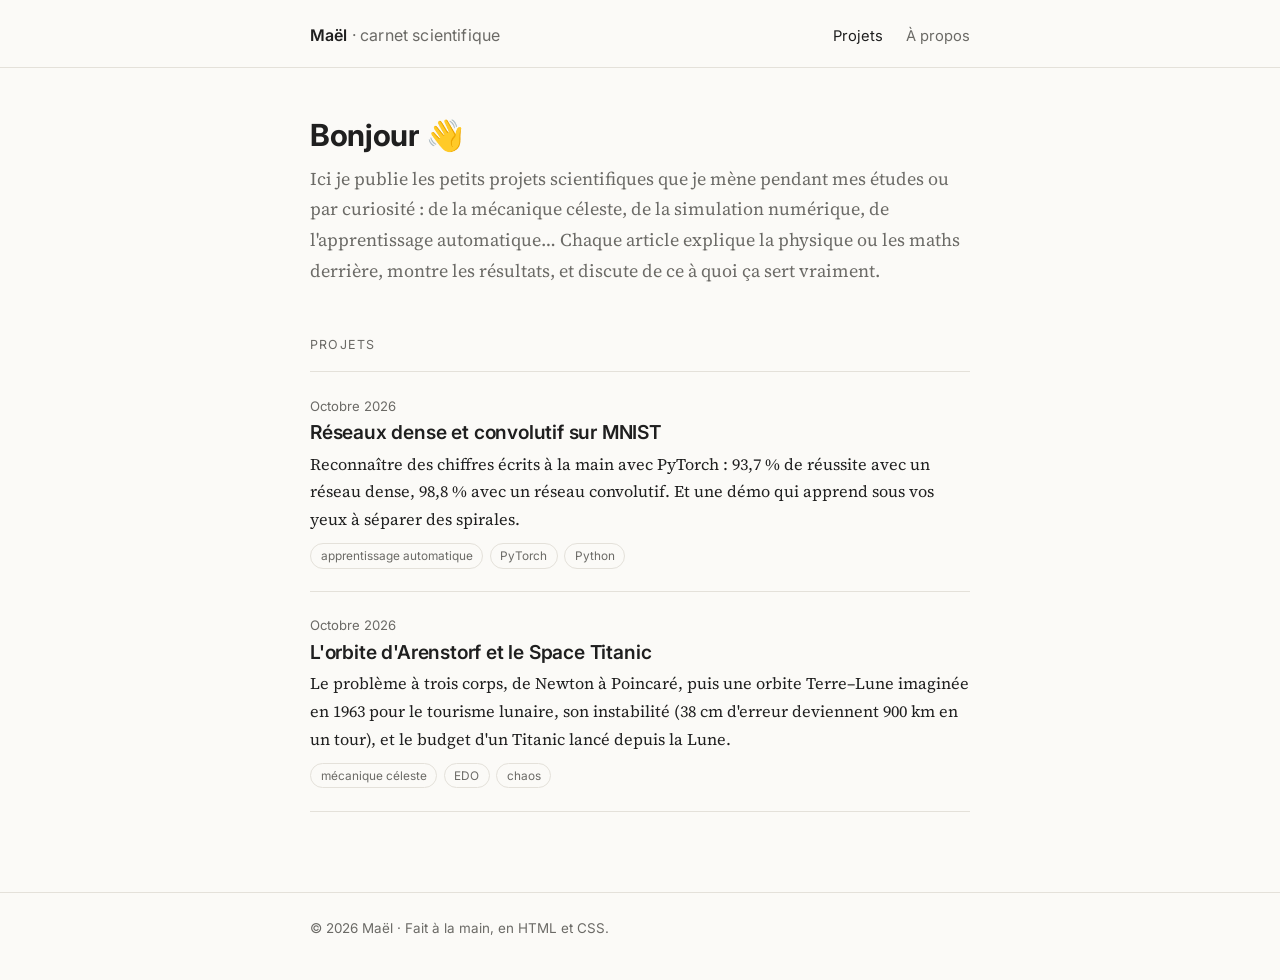
<file: index.html>
<!doctype html>
<html lang="fr">
<head>
  <meta charset="utf-8">
  <meta name="viewport" content="width=device-width, initial-scale=1">
  <title>Carnet scientifique — Maël</title>
  <meta name="description" content="Mes petits projets scientifiques : mécanique céleste, simulation numérique, apprentissage automatique.">
  <link rel="preconnect" href="https://fonts.googleapis.com">
  <link rel="preconnect" href="https://fonts.gstatic.com" crossorigin>
  <link href="https://fonts.googleapis.com/css2?family=Inter:wght@400;600;700&family=JetBrains+Mono&family=Source+Serif+4:ital,opsz,wght@0,8..60,400;0,8..60,600;1,8..60,400&display=swap" rel="stylesheet">
  <link rel="stylesheet" href="css/style.css">
</head>
<body>

<header class="site-header">
  <div class="wrap">
    <a class="site-title" href="index.html">Maël <span>· carnet scientifique</span></a>
    <nav class="site-nav">
      <a href="index.html" aria-current="page">Projets</a>
      <a href="a-propos.html">À propos</a>
    </nav>
  </div>
</header>

<main class="wrap">
  <section class="intro">
    <h1>Bonjour 👋</h1>
    <p>Ici je publie les petits projets scientifiques que je mène pendant mes études ou par curiosité :
       de la mécanique céleste, de la simulation numérique, de l'apprentissage automatique…
       Chaque article explique la physique ou les maths derrière, montre les résultats,
       et discute de ce à quoi ça sert vraiment.</p>
  </section>

  <p class="section-label">Projets</p>

  <!-- Pour ajouter un projet : copier un <li> ci-dessous, en haut de la liste (le plus récent d'abord). -->
  <ul class="post-list">
    <li>
      <div class="date">Octobre 2026</div>
      <h2><a href="projets/reseau-neurones.html">Réseaux dense et convolutif sur MNIST</a></h2>
      <p>Reconnaître des chiffres écrits à la main avec PyTorch : 93,7 % de réussite avec un réseau
         dense, 98,8 % avec un réseau convolutif. Et une démo qui apprend sous vos yeux à séparer des spirales.</p>
      <ul class="tags"><li>apprentissage automatique</li><li>PyTorch</li><li>Python</li></ul>
    </li>
    <li>
      <div class="date">Octobre 2026</div>
      <h2><a href="projets/orbite-arenstorf.html">L'orbite d'Arenstorf et le Space Titanic</a></h2>
      <p>Le problème à trois corps, de Newton à Poincaré, puis une orbite Terre–Lune imaginée en 1963
         pour le tourisme lunaire, son instabilité (38 cm d'erreur deviennent 900 km en un tour), et le
         budget d'un Titanic lancé depuis la Lune.</p>
      <ul class="tags"><li>mécanique céleste</li><li>EDO</li><li>chaos</li></ul>
    </li>
  </ul>
</main>

<footer class="site-footer">
  <div class="wrap">
    © 2026 Maël · Fait à la main, en HTML et CSS.
  </div>
</footer>

</body>
</html>
</file>
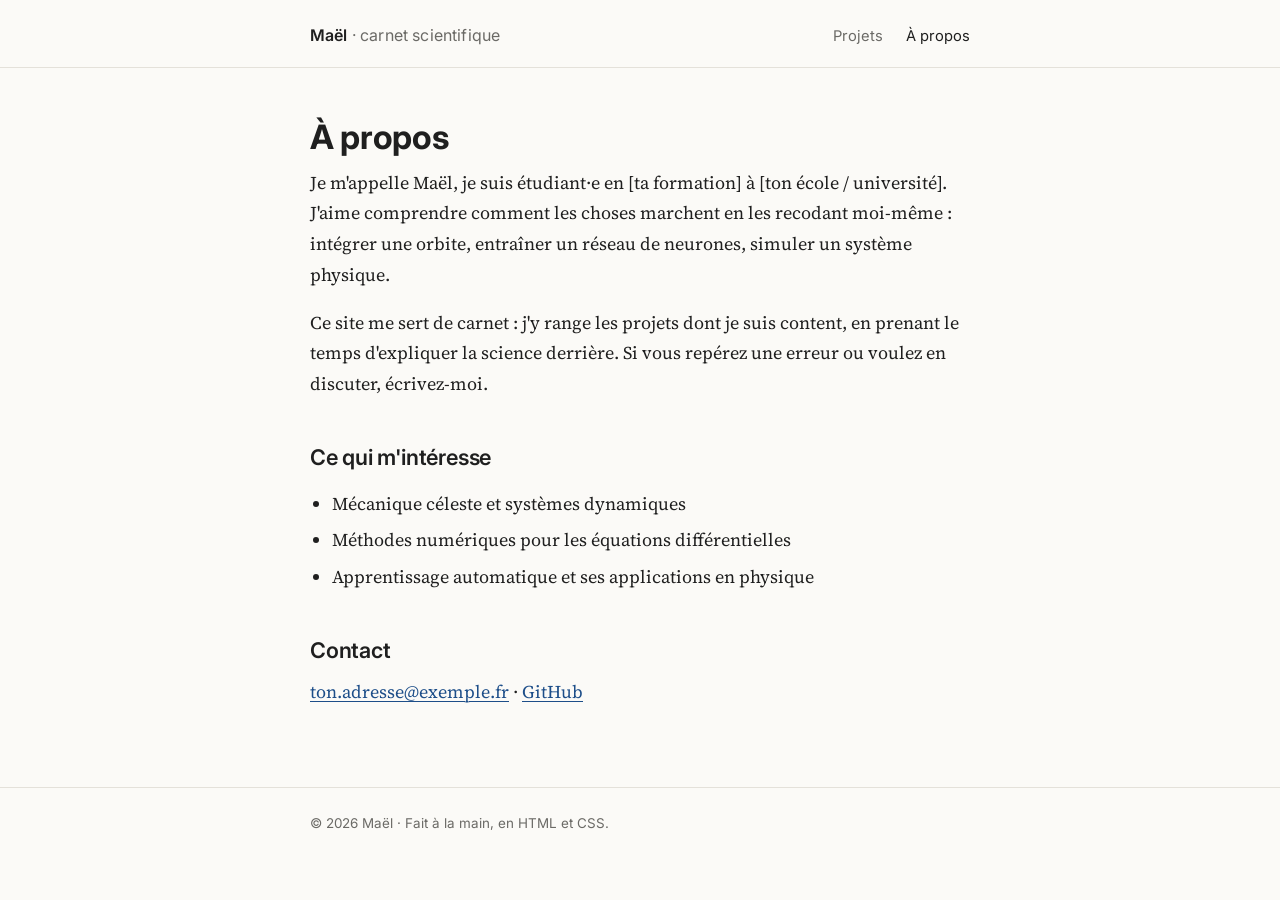
<file: a-propos.html>
<!doctype html>
<html lang="fr">
<head>
  <meta charset="utf-8">
  <meta name="viewport" content="width=device-width, initial-scale=1">
  <title>À propos — Carnet scientifique</title>
  <link rel="preconnect" href="https://fonts.googleapis.com">
  <link rel="preconnect" href="https://fonts.gstatic.com" crossorigin>
  <link href="https://fonts.googleapis.com/css2?family=Inter:wght@400;600;700&family=JetBrains+Mono&family=Source+Serif+4:ital,opsz,wght@0,8..60,400;0,8..60,600;1,8..60,400&display=swap" rel="stylesheet">
  <link rel="stylesheet" href="css/style.css">
</head>
<body>

<header class="site-header">
  <div class="wrap">
    <a class="site-title" href="index.html">Maël <span>· carnet scientifique</span></a>
    <nav class="site-nav">
      <a href="index.html">Projets</a>
      <a href="a-propos.html" aria-current="page">À propos</a>
    </nav>
  </div>
</header>

<main class="wrap">
  <h1>À propos</h1>

  <!-- À personnaliser -->
  <p>Je m'appelle Maël, je suis étudiant·e en [ta formation] à [ton école / université].
     J'aime comprendre comment les choses marchent en les recodant moi-même :
     intégrer une orbite, entraîner un réseau de neurones, simuler un système physique.</p>

  <p>Ce site me sert de carnet : j'y range les projets dont je suis content, en prenant le temps
     d'expliquer la science derrière. Si vous repérez une erreur ou voulez en discuter,
     écrivez-moi.</p>

  <h2>Ce qui m'intéresse</h2>
  <ul>
    <li>Mécanique céleste et systèmes dynamiques</li>
    <li>Méthodes numériques pour les équations différentielles</li>
    <li>Apprentissage automatique et ses applications en physique</li>
  </ul>

  <h2>Contact</h2>
  <p>
    <a href="mailto:ton.adresse@exemple.fr">ton.adresse@exemple.fr</a> ·
    <a href="https://github.com/ton-pseudo">GitHub</a>
  </p>
</main>

<footer class="site-footer">
  <div class="wrap">© 2026 Maël · Fait à la main, en HTML et CSS.</div>
</footer>

</body>
</html>
</file>
<file: css/style.css>
/* ==========================================================
   Carnet scientifique — feuille de style
   Sobre, lisible, clair/sombre automatique.
   ========================================================== */

:root {
  --bg: #fbfaf7;
  --fg: #1f1f1f;
  --muted: #6b6a66;
  --line: #e4e1da;
  --card: #ffffff;
  --code-bg: #f2f0ea;
  --accent: #1d4e89;     /* bleu encre */
  --accent-2: #b5462f;   /* rouge brique */
  --accent-soft: rgba(29, 78, 137, 0.08);

  --serif: "Source Serif 4", Georgia, "Times New Roman", serif;
  --sans: "Inter", system-ui, -apple-system, "Segoe UI", sans-serif;
  --mono: "JetBrains Mono", ui-monospace, Consolas, monospace;

  --measure: 700px;
}

@media (prefers-color-scheme: dark) {
  :root {
    --bg: #16171a;
    --fg: #e6e4df;
    --muted: #9a9890;
    --line: #2d2e33;
    --card: #1d1e22;
    --code-bg: #23252b;
    --accent: #8fb6e8;
    --accent-2: #e98b6f;
    --accent-soft: rgba(143, 182, 232, 0.10);
  }
}

* { box-sizing: border-box; }

html { -webkit-text-size-adjust: 100%; }

body {
  margin: 0;
  background: var(--bg);
  color: var(--fg);
  font-family: var(--serif);
  font-size: 1.125rem;
  line-height: 1.7;
}

.wrap {
  max-width: var(--measure);
  margin: 0 auto;
  padding: 0 20px;
}

a { color: var(--accent); text-decoration-thickness: 1px; text-underline-offset: 3px; }
a:hover { text-decoration-thickness: 2px; }

/* ---------- En-tête ---------- */
.site-header {
  border-bottom: 1px solid var(--line);
  margin-bottom: 3rem;
}
.site-header .wrap {
  display: flex;
  align-items: baseline;
  justify-content: space-between;
  gap: 1rem;
  padding-top: 1.4rem;
  padding-bottom: 1.1rem;
  flex-wrap: wrap;
}
.site-title {
  font-family: var(--sans);
  font-weight: 600;
  font-size: 1rem;
  letter-spacing: 0.01em;
  color: var(--fg);
  text-decoration: none;
}
.site-title span { color: var(--muted); font-weight: 400; }
.site-nav { font-family: var(--sans); font-size: 0.92rem; }
.site-nav a { color: var(--muted); text-decoration: none; margin-left: 1.2rem; }
.site-nav a:first-child { margin-left: 0; }
.site-nav a:hover, .site-nav a[aria-current="page"] { color: var(--fg); }

/* ---------- Typographie ---------- */
h1, h2, h3 {
  font-family: var(--sans);
  line-height: 1.25;
  letter-spacing: -0.01em;
}
h1 { font-size: 2.1rem; font-weight: 700; margin: 0 0 0.6rem; }
h2 { font-size: 1.35rem; font-weight: 600; margin: 2.8rem 0 0.8rem; }
h3 { font-size: 1.08rem; font-weight: 600; margin: 2rem 0 0.5rem; }

p { margin: 0 0 1.1rem; }

code {
  font-family: var(--mono);
  font-size: 0.86em;
  background: var(--code-bg);
  padding: 0.1em 0.35em;
  border-radius: 4px;
}
pre {
  font-family: var(--mono);
  font-size: 0.85rem;
  line-height: 1.55;
  background: var(--code-bg);
  padding: 1rem 1.2rem;
  border-radius: 6px;
  overflow-x: auto;
}
pre code { background: none; padding: 0; font-size: inherit; }

blockquote {
  margin: 1.5rem 0;
  padding: 0.2rem 0 0.2rem 1.2rem;
  border-left: 3px solid var(--line);
  color: var(--muted);
  font-style: italic;
}

hr { border: 0; border-top: 1px solid var(--line); margin: 3rem 0; }

ul, ol { padding-left: 1.4rem; }
li { margin-bottom: 0.35rem; }

/* ---------- Accueil ---------- */
.intro { margin-bottom: 3rem; }
.intro h1 { font-size: 1.9rem; }
.intro p { color: var(--muted); }

.section-label {
  font-family: var(--sans);
  font-size: 0.78rem;
  text-transform: uppercase;
  letter-spacing: 0.1em;
  color: var(--muted);
  margin: 0 0 1rem;
}

.post-list { list-style: none; padding: 0; margin: 0; }
.post-list > li {
  border-top: 1px solid var(--line);
  padding: 1.4rem 0;
  margin: 0;
}
.post-list > li:last-child { border-bottom: 1px solid var(--line); }
.post-list .date {
  font-family: var(--sans);
  font-size: 0.82rem;
  color: var(--muted);
}
.post-list h2 { margin: 0.2rem 0 0.4rem; font-size: 1.2rem; }
.post-list h2 a { color: var(--fg); text-decoration: none; }
.post-list h2 a:hover { color: var(--accent); }
.post-list p { margin: 0 0 0.6rem; font-size: 1.02rem; }

.tags { display: flex; flex-wrap: wrap; gap: 0.4rem; padding: 0; margin: 0; list-style: none; }
.tags li, .tag {
  font-family: var(--sans);
  font-size: 0.74rem;
  color: var(--muted);
  border: 1px solid var(--line);
  border-radius: 999px;
  padding: 0.1rem 0.6rem;
  margin: 0;
}

/* ---------- Article ---------- */
.post-header { margin-bottom: 2.2rem; }
.post-meta {
  font-family: var(--sans);
  font-size: 0.88rem;
  color: var(--muted);
  display: flex;
  flex-wrap: wrap;
  gap: 0.4rem 1rem;
  align-items: center;
}
.lede {
  font-size: 1.2rem;
  color: var(--muted);
  margin: 0 0 1.2rem;
}

.abstract {
  background: var(--accent-soft);
  border-radius: 6px;
  padding: 1rem 1.3rem;
  margin: 2rem 0;
  font-size: 1.02rem;
}
.abstract strong { font-family: var(--sans); font-size: 0.82rem; text-transform: uppercase; letter-spacing: 0.08em; }

.toc {
  font-family: var(--sans);
  font-size: 0.9rem;
  border-left: 2px solid var(--line);
  padding-left: 1rem;
  margin: 2rem 0;
}
.toc ol { margin: 0.3rem 0 0; padding-left: 1.1rem; }
.toc a { color: var(--muted); text-decoration: none; }
.toc a:hover { color: var(--fg); }

.note {
  font-size: 0.98rem;
  border-left: 3px solid var(--accent);
  padding: 0.3rem 0 0.3rem 1rem;
  margin: 1.5rem 0;
}

/* Équations en bloc : défilement si trop larges sur mobile */
.katex-display { overflow-x: auto; overflow-y: hidden; padding: 0.3rem 0; }

/* ---------- Figures ---------- */
figure {
  margin: 2.2rem 0;
  padding: 0;
}
figure canvas, figure img, figure svg {
  display: block;
  width: 100%;
  background: var(--card);
  border: 1px solid var(--line);
  border-radius: 6px;
}
figure img { height: auto; }
figcaption {
  font-family: var(--sans);
  font-size: 0.86rem;
  line-height: 1.5;
  color: var(--muted);
  margin-top: 0.7rem;
}
figcaption b { color: var(--fg); font-weight: 600; }

.controls {
  display: flex;
  flex-wrap: wrap;
  align-items: center;
  gap: 0.6rem 1.2rem;
  font-family: var(--sans);
  font-size: 0.86rem;
  margin-top: 0.7rem;
}
.controls label { display: inline-flex; align-items: center; gap: 0.5rem; color: var(--muted); }
.controls input[type="range"] { width: 160px; accent-color: var(--accent); }
.controls select {
  font: inherit;
  color: var(--fg);
  background: var(--card);
  border: 1px solid var(--line);
  border-radius: 4px;
  padding: 0.2rem 0.4rem;
}
.btn {
  font: inherit;
  font-family: var(--sans);
  font-size: 0.86rem;
  color: var(--fg);
  background: var(--card);
  border: 1px solid var(--line);
  border-radius: 4px;
  padding: 0.3rem 0.8rem;
  cursor: pointer;
}
.btn:hover { border-color: var(--muted); }
.readout {
  font-family: var(--mono);
  font-size: 0.8rem;
  color: var(--muted);
}
.legend { display: inline-flex; align-items: center; gap: 0.4rem; color: var(--muted); }
.legend i { display: inline-block; width: 14px; height: 3px; border-radius: 2px; }

/* ---------- Références ---------- */
.refs { font-size: 0.95rem; }
.refs li { margin-bottom: 0.6rem; }

/* ---------- Pied de page ---------- */
.site-footer {
  border-top: 1px solid var(--line);
  margin-top: 5rem;
  padding: 1.5rem 0 2.5rem;
  font-family: var(--sans);
  font-size: 0.84rem;
  color: var(--muted);
}
.site-footer a { color: var(--muted); }

@media (max-width: 560px) {
  body { font-size: 1.05rem; }
  h1 { font-size: 1.7rem; }
  .site-header { margin-bottom: 2rem; }
}
</file>
